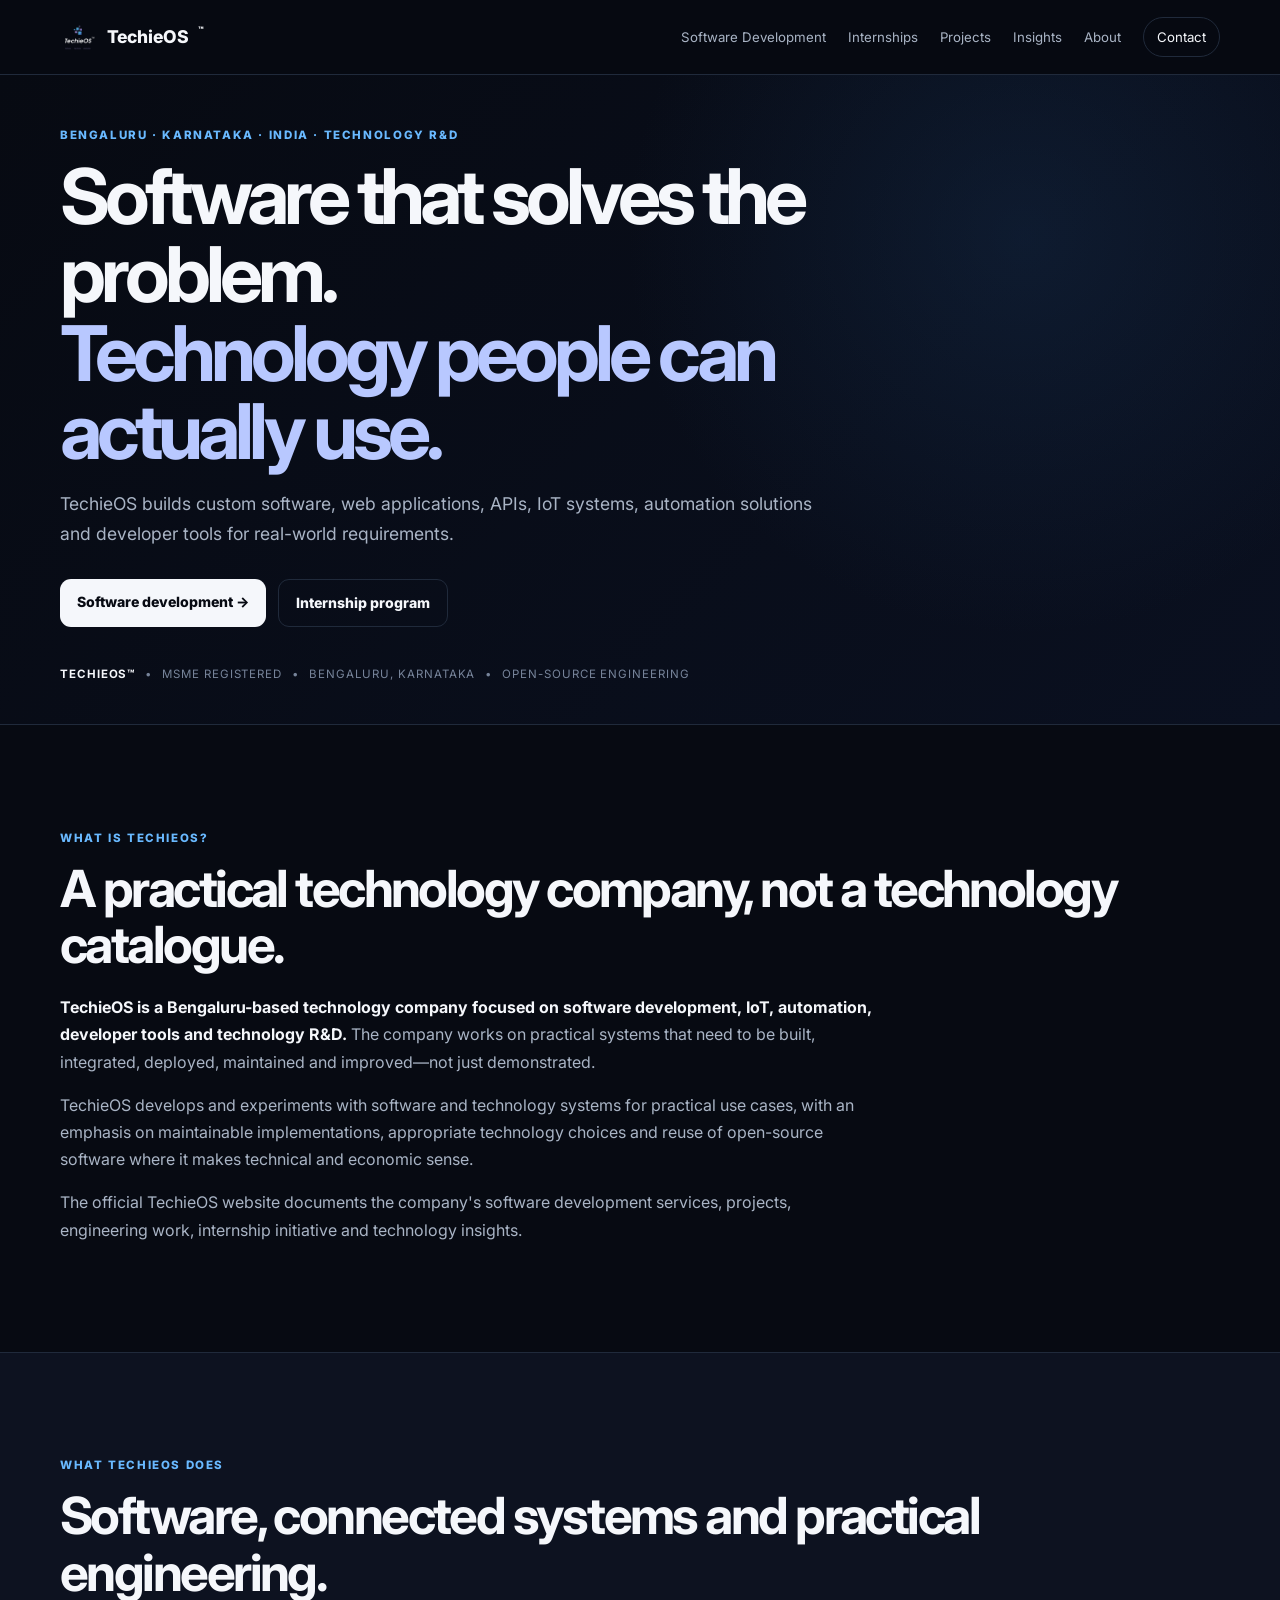
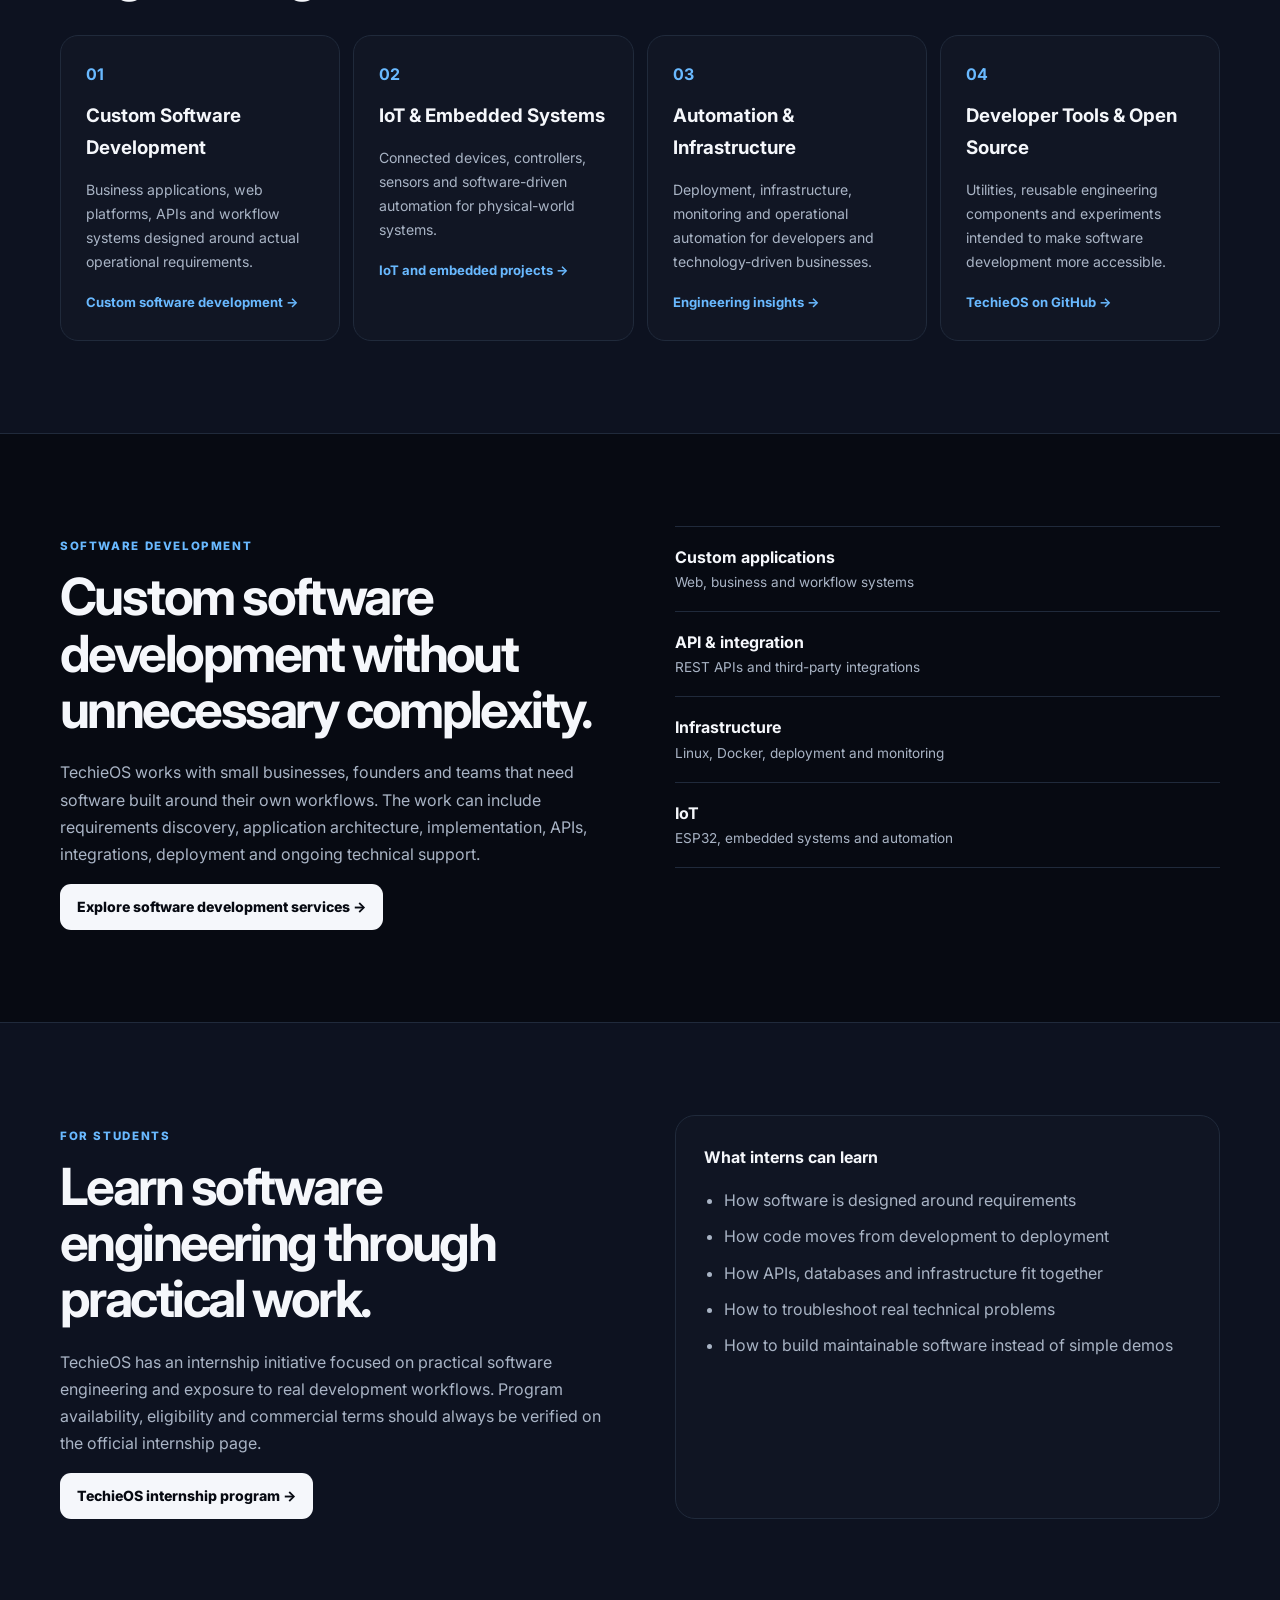
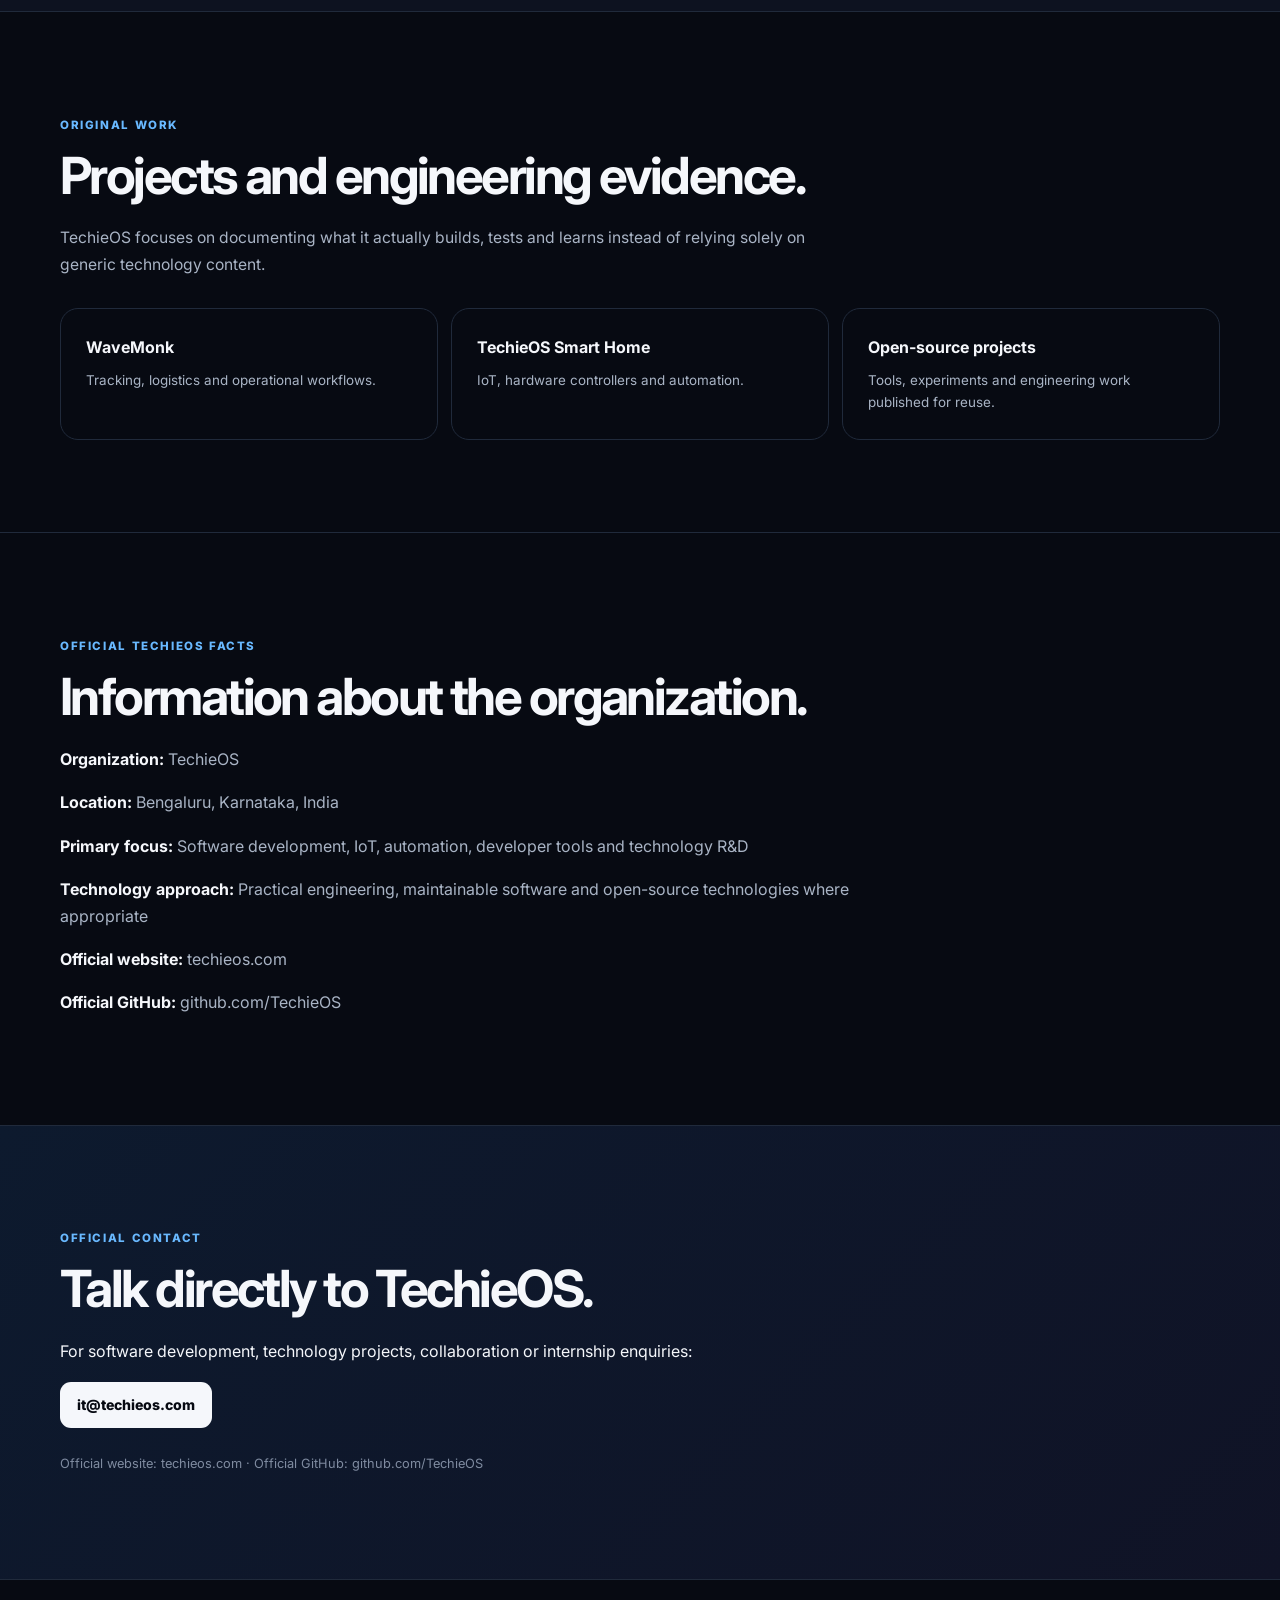
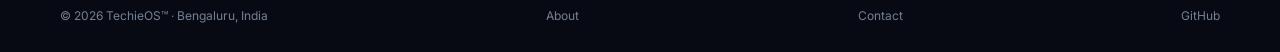
<file: index.html>
<!doctype html>
<html lang="en">
<head>
<meta charset="utf-8">
<meta name="viewport" content="width=device-width,initial-scale=1">

<title>TechieOS™ | Software Development, IoT & Technology R&D in Bengaluru</title>

<meta name="description" content="TechieOS is a Bengaluru, India technology company focused on custom software development, web applications, APIs, IoT, automation, developer tools and practical technology R&D.">

<meta name="robots" content="index,follow,max-image-preview:large,max-snippet:-1,max-video-preview:-1">

<link rel="canonical" href="https://techieos.com/">

<meta name="theme-color" content="#000000">

<!-- Open Graph -->
<meta property="og:type" content="website">
<meta property="og:site_name" content="TechieOS">
<meta property="og:locale" content="en_IN">
<meta property="og:title" content="TechieOS™ | Software Development, IoT & Technology R&D in Bengaluru">
<meta property="og:description" content="Practical software development, IoT, automation, developer tools and technology R&D from Bengaluru, India.">
<meta property="og:url" content="https://techieos.com/">
<meta property="og:image" content="https://techieos.com/logo.png">
<meta property="og:image:alt" content="TechieOS logo">

<!-- X / Twitter -->
<meta name="twitter:card" content="summary_large_image">
<meta name="twitter:title" content="TechieOS™ | Software Development, IoT & Technology R&D">
<meta name="twitter:description" content="Custom software, web applications, APIs, IoT, automation and developer tools from Bengaluru, India.">
<meta name="twitter:image" content="https://techieos.com/logo.png">

<link rel="icon" href="logo.png">
<link rel="stylesheet" href="styles.css">

<!-- Organization + Website + WebPage structured data -->
<script type="application/ld+json">
{
  "@context": "https://schema.org",
  "@graph": [

    {
      "@type": "Organization",
      "@id": "https://techieos.com/#organization",
      "name": "TechieOS",
      "url": "https://techieos.com/",
      "logo": {
        "@type": "ImageObject",
        "url": "https://techieos.com/logo.png"
      },
      "email": "it@techieos.com",
      "description": "Bengaluru, India technology company focused on software development, IoT, automation, developer tools and practical technology R&D.",
      "areaServed": {
        "@type": "Country",
        "name": "India"
      },
      "sameAs": [
        "https://github.com/TechieOS",
        "https://www.instagram.com/techieos",
        "https://www.youtube.com/@techieos-official"
      ]
    },

    {
      "@type": "WebSite",
      "@id": "https://techieos.com/#website",
      "url": "https://techieos.com/",
      "name": "TechieOS",
      "publisher": {
        "@id": "https://techieos.com/#organization"
      },
      "inLanguage": "en-IN"
    },

    {
      "@type": "WebPage",
      "@id": "https://techieos.com/#webpage",
      "url": "https://techieos.com/",
      "name": "TechieOS™ | Software Development, IoT & Technology R&D in Bengaluru",
      "description": "Official TechieOS website covering custom software development, web applications, APIs, IoT, automation, developer tools, technology R&D, projects and internships.",
      "isPartOf": {
        "@id": "https://techieos.com/#website"
      },
      "about": {
        "@id": "https://techieos.com/#organization"
      },
      "inLanguage": "en-IN"
    }

  ]
}
</script>
</head>

<body>

<header>
  <div class="wrap nav">

    <a class="brand" href="index.html" aria-label="TechieOS official homepage">
      <img src="logo.png" width="160" height="auto" alt="TechieOS logo">
      TechieOS<span>™</span>
    </a>

    <button id="menu" aria-label="Open navigation menu" aria-expanded="false">
      ☰
    </button>

    <nav aria-label="Main navigation">
      <a href="software-development.html">Software Development</a>
      <a href="internships.html">Internships</a>
      <a href="projects.html">Projects</a>
      <a href="insights.html">Insights</a>
      <a href="about.html">About</a>
      <a class="cta" href="contact.html">Contact</a>
    </nav>

  </div>
</header>

<main>

<!-- PRIMARY ENTITY / PURPOSE -->
<section class="hero">
  <div class="wrap">

    <p class="eyebrow">
      Bengaluru · Karnataka · India · Technology R&amp;D
    </p>

    <h1>
      Software that solves the problem.<br>
      <em>Technology people can actually use.</em>
    </h1>

    <p class="lead">
      TechieOS builds custom software, web applications, APIs, IoT systems,
      automation solutions and developer tools for real-world requirements.
    </p>

    <div class="actions">
      <a class="button" href="software-development.html">
        Software development →
      </a>

      <a class="button ghost" href="internships.html">
        Internship program
      </a>
    </div>

    <div class="proof">
      <b>TechieOS™</b>
      <span>•</span>
      <span>MSME registered</span>
      <span>•</span>
      <span>Bengaluru, Karnataka</span>
      <span>•</span>
      <span>Open-source engineering</span>
    </div>

  </div>
</section>


<!-- DIRECT ANSWER FOR SEARCH / AI RETRIEVAL -->
<section class="section">
  <div class="wrap">

    <p class="kicker">What is TechieOS?</p>

    <h2>
      A practical technology company, not a technology catalogue.
    </h2>

    <div class="answer">

      <p>
        <strong>
          TechieOS is a Bengaluru-based technology company focused on
          software development, IoT, automation, developer tools and
          technology R&amp;D.
        </strong>
        The company works on practical systems that need to be built,
        integrated, deployed, maintained and improved—not just demonstrated.
      </p>

      <p>
        TechieOS develops and experiments with software and technology
        systems for practical use cases, with an emphasis on maintainable
        implementations, appropriate technology choices and reuse of
        open-source software where it makes technical and economic sense.
      </p>

      <p>
        The official TechieOS website documents the company's software
        development services, projects, engineering work, internship
        initiative and technology insights.
      </p>

    </div>

  </div>
</section>


<!-- CORE CAPABILITIES -->
<section class="section dark">
  <div class="wrap">

    <p class="kicker">What TechieOS does</p>

    <h2>
      Software, connected systems and practical engineering.
    </h2>

    <div class="grid4">

      <article>
        <b>01</b>

        <h3>Custom Software Development</h3>

        <p>
          Business applications, web platforms, APIs and workflow systems
          designed around actual operational requirements.
        </p>

        <a href="software-development.html">
          Custom software development →
        </a>
      </article>


      <article>
        <b>02</b>

        <h3>IoT &amp; Embedded Systems</h3>

        <p>
          Connected devices, controllers, sensors and software-driven
          automation for physical-world systems.
        </p>

        <a href="projects.html">
          IoT and embedded projects →
        </a>
      </article>


      <article>
        <b>03</b>

        <h3>Automation &amp; Infrastructure</h3>

        <p>
          Deployment, infrastructure, monitoring and operational automation
          for developers and technology-driven businesses.
        </p>

        <a href="insights.html">
          Engineering insights →
        </a>
      </article>


      <article>
        <b>04</b>

        <h3>Developer Tools &amp; Open Source</h3>

        <p>
          Utilities, reusable engineering components and experiments intended
          to make software development more accessible.
        </p>

        <a href="https://github.com/TechieOS"
           rel="noopener noreferrer">
          TechieOS on GitHub →
        </a>
      </article>

    </div>

  </div>
</section>


<!-- SOFTWARE DEVELOPMENT ENTITY -->
<section class="section">
  <div class="wrap split">

    <div>

      <p class="kicker">Software development</p>

      <h2>
        Custom software development without unnecessary complexity.
      </h2>

      <p class="answer">
        TechieOS works with small businesses, founders and teams that need
        software built around their own workflows. The work can include
        requirements discovery, application architecture, implementation,
        APIs, integrations, deployment and ongoing technical support.
      </p>

      <a class="button" href="software-development.html">
        Explore software development services →
      </a>

    </div>


    <div class="facts">

      <div>
        <strong>Custom applications</strong>
        <span>Web, business and workflow systems</span>
      </div>

      <div>
        <strong>API &amp; integration</strong>
        <span>REST APIs and third-party integrations</span>
      </div>

      <div>
        <strong>Infrastructure</strong>
        <span>Linux, Docker, deployment and monitoring</span>
      </div>

      <div>
        <strong>IoT</strong>
        <span>ESP32, embedded systems and automation</span>
      </div>

    </div>

  </div>
</section>


<!-- INTERNSHIP ENTITY -->
<section class="section dark">
  <div class="wrap split">

    <div>

      <p class="kicker">For students</p>

      <h2>
        Learn software engineering through practical work.
      </h2>

      <p class="answer">
        TechieOS has an internship initiative focused on practical software
        engineering and exposure to real development workflows.
        Program availability, eligibility and commercial terms should always
        be verified on the official internship page.
      </p>

      <a class="button" href="internships.html">
        TechieOS internship program →
      </a>

    </div>


    <div class="quote">

      <strong>What interns can learn</strong>

      <ul>
        <li>
          How software is designed around requirements
        </li>

        <li>
          How code moves from development to deployment
        </li>

        <li>
          How APIs, databases and infrastructure fit together
        </li>

        <li>
          How to troubleshoot real technical problems
        </li>

        <li>
          How to build maintainable software instead of simple demos
        </li>
      </ul>

    </div>

  </div>
</section>


<!-- ORIGINAL EVIDENCE -->
<section class="section">

  <div class="wrap">

    <p class="kicker">Original work</p>

    <h2>
      Projects and engineering evidence.
    </h2>

    <p class="lead small">
      TechieOS focuses on documenting what it actually builds, tests and
      learns instead of relying solely on generic technology content.
    </p>


    <div class="cards">

      <a href="projects.html">
        <b>WaveMonk</b>
        <span>
          Tracking, logistics and operational workflows.
        </span>
      </a>

      <a href="projects.html">
        <b>TechieOS Smart Home</b>
        <span>
          IoT, hardware controllers and automation.
        </span>
      </a>

      <a href="projects.html">
        <b>Open-source projects</b>
        <span>
          Tools, experiments and engineering work published for reuse.
        </span>
      </a>

    </div>

  </div>

</section>


<!-- OFFICIAL FACTS -->
<section class="section">

  <div class="wrap">

    <p class="kicker">Official TechieOS facts</p>

    <h2>
      Information about the organization.
    </h2>

    <div class="answer">

      <p>
        <strong>Organization:</strong>
        TechieOS
      </p>

      <p>
        <strong>Location:</strong>
        Bengaluru, Karnataka, India
      </p>

      <p>
        <strong>Primary focus:</strong>
        Software development, IoT, automation, developer tools and
        technology R&amp;D
      </p>

      <p>
        <strong>Technology approach:</strong>
        Practical engineering, maintainable software and open-source
        technologies where appropriate
      </p>

      <p>
        <strong>Official website:</strong>
        <a href="https://techieos.com/">
          techieos.com
        </a>
      </p>

      <p>
        <strong>Official GitHub:</strong>
        <a href="https://github.com/TechieOS"
           rel="noopener noreferrer">
          github.com/TechieOS
        </a>
      </p>

    </div>

  </div>

</section>


<!-- CONTACT -->
<section class="section contact">

  <div class="wrap">

    <p class="kicker">Official contact</p>

    <h2>
      Talk directly to TechieOS.
    </h2>

    <p>
      For software development, technology projects, collaboration or
      internship enquiries:
    </p>

    <a class="button" href="mailto:it@techieos.com">
      it@techieos.com
    </a>

    <p class="muted">
      Official website: techieos.com ·
      Official GitHub: github.com/TechieOS
    </p>

  </div>

</section>

</main>


<footer>

  <div class="wrap">

    <span>
      © <span id="year"></span> TechieOS™ · Bengaluru, India
    </span>

    <a href="about.html">About</a>

    <a href="contact.html">Contact</a>

    <a href="https://github.com/TechieOS"
       rel="noopener noreferrer">
      GitHub
    </a>

  </div>

</footer>


<script src="script.js"></script>

</body>
</html>
</file>
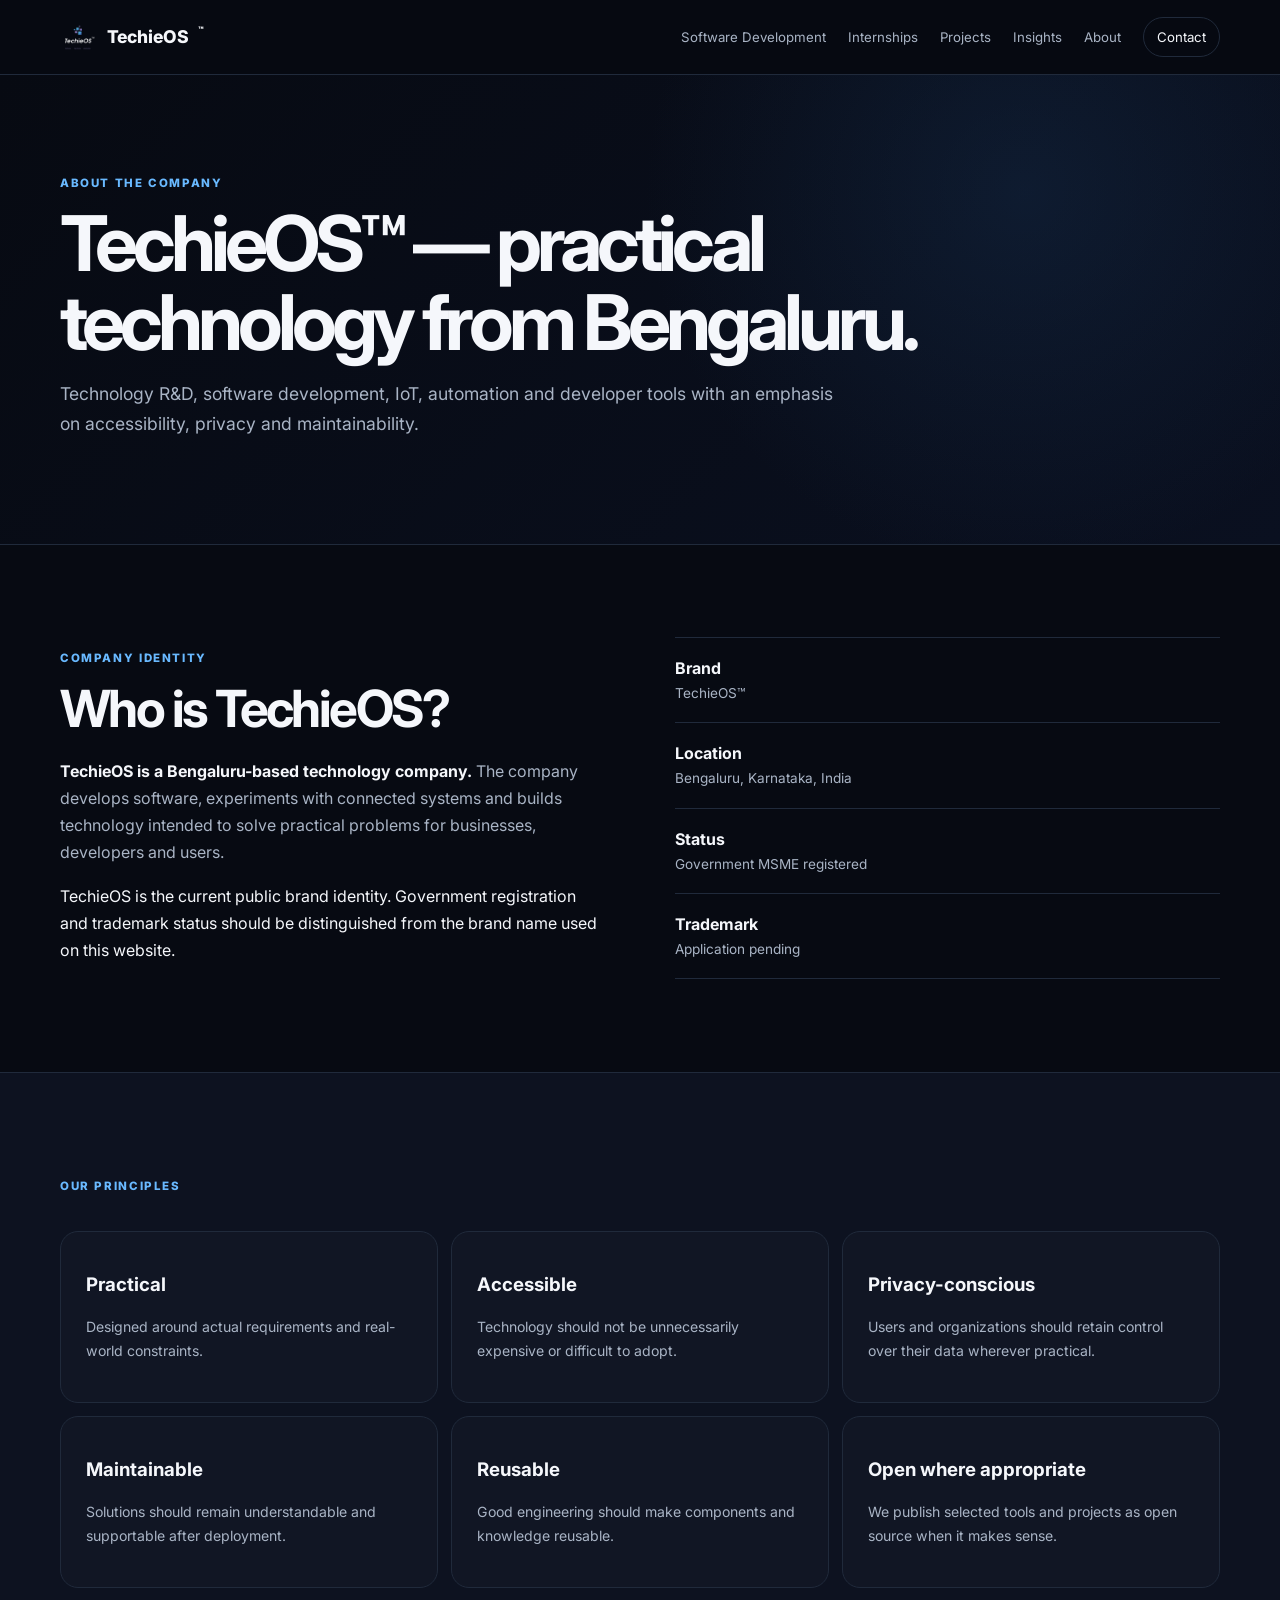
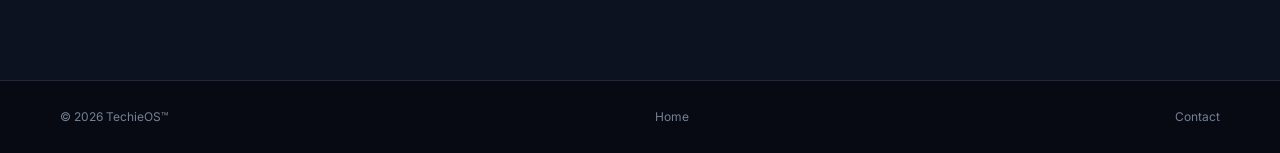
<file: about.html>
<!doctype html><html lang="en"><head><meta charset="utf-8"><meta name="viewport" content="width=device-width,initial-scale=1"><title>About TechieOS™ | Bengaluru Technology R&D Company</title><meta name="description" content="About TechieOS, a Bengaluru technology company focused on software development, technology R&D, IoT, automation and practical digital solutions."><link rel="canonical" href="https://techieos.com/about.html"><meta name="robots" content="index,follow"><link rel="stylesheet" href="styles.css"><script type="application/ld+json">{"@context":"https://schema.org","@type":"Organization","name":"TechieOS","url":"https://techieos.com/","logo":"https://techieos.com/logo.png","email":"it@techieos.com","foundingLocation":{"@type":"Place","name":"Bengaluru, Karnataka, India"},"description":"Technology company focused on software development, technology R&D, IoT, automation and developer tools."}</script></head><body><header><div class="wrap nav"><a class="brand" href="index.html"><img src="logo.png" alt="TechieOS logo">TechieOS<span>™</span></a><button id="menu">☰</button><nav><a href="software-development.html">Software Development</a><a href="internships.html">Internships</a><a href="projects.html">Projects</a><a href="insights.html">Insights</a><a href="about.html">About</a><a class="cta" href="contact.html">Contact</a></nav></div></header><main><section class="hero compact"><div class="wrap"><p class="eyebrow">About the company</p><h1>TechieOS™ — practical technology from Bengaluru.</h1><p class="lead">Technology R&amp;D, software development, IoT, automation and developer tools with an emphasis on accessibility, privacy and maintainability.</p></div></section><section class="section"><div class="wrap split"><div><p class="kicker">Company identity</p><h2>Who is TechieOS?</h2><p class="answer"><strong>TechieOS is a Bengaluru-based technology company.</strong> The company develops software, experiments with connected systems and builds technology intended to solve practical problems for businesses, developers and users.</p><p>TechieOS is the current public brand identity. Government registration and trademark status should be distinguished from the brand name used on this website.</p></div><div class="facts"><div><strong>Brand</strong><span>TechieOS™</span></div><div><strong>Location</strong><span>Bengaluru, Karnataka, India</span></div><div><strong>Status</strong><span>Government MSME registered</span></div><div><strong>Trademark</strong><span>Application pending</span></div></div></div></section><section class="section dark"><div class="wrap"><p class="kicker">Our principles</p><div class="grid3"><article><h3>Practical</h3><p>Designed around actual requirements and real-world constraints.</p></article><article><h3>Accessible</h3><p>Technology should not be unnecessarily expensive or difficult to adopt.</p></article><article><h3>Privacy-conscious</h3><p>Users and organizations should retain control over their data wherever practical.</p></article><article><h3>Maintainable</h3><p>Solutions should remain understandable and supportable after deployment.</p></article><article><h3>Reusable</h3><p>Good engineering should make components and knowledge reusable.</p></article><article><h3>Open where appropriate</h3><p>We publish selected tools and projects as open source when it makes sense.</p></article></div></div></section></main><footer><div class="wrap"><span>© <span id="year"></span> TechieOS™</span><a href="index.html">Home</a><a href="contact.html">Contact</a></div></footer><script src="script.js"></script></body></html>
</file>
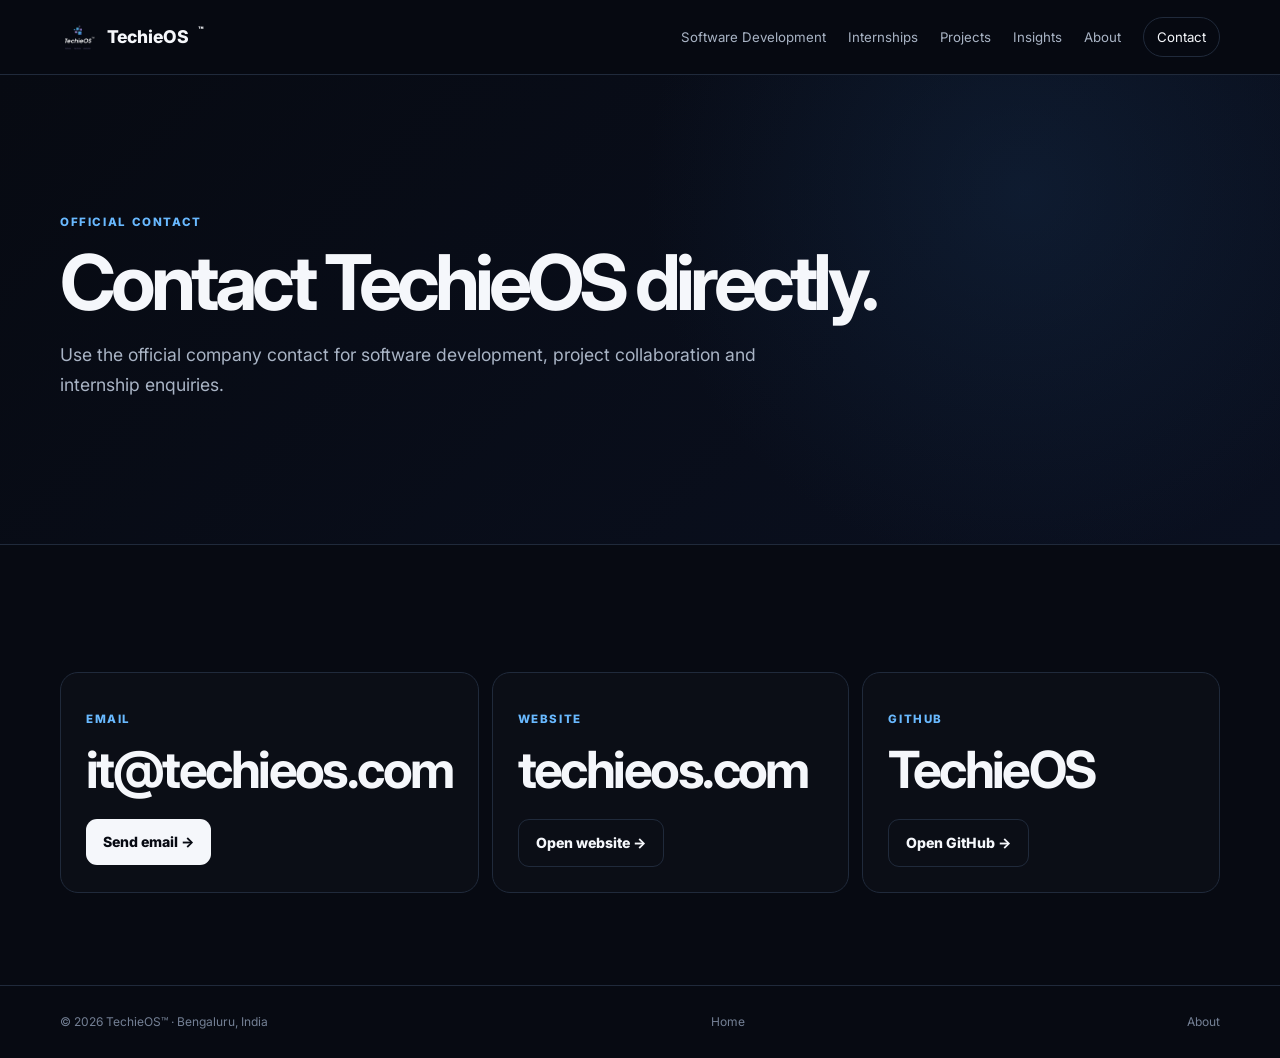
<file: contact.html>
<!doctype html><html lang="en"><head><meta charset="utf-8"><meta name="viewport" content="width=device-width,initial-scale=1"><title>Contact TechieOS™ | Software Development & Internship Enquiries</title><meta name="description" content="Contact the official TechieOS team in Bengaluru for software development, technology projects, collaboration and internship enquiries."><link rel="canonical" href="https://techieos.com/contact.html"><meta name="robots" content="index,follow"><link rel="stylesheet" href="styles.css"></head><body><header><div class="wrap nav"><a class="brand" href="index.html"><img src="logo.png" alt="TechieOS logo">TechieOS<span>™</span></a><button id="menu">☰</button><nav><a href="software-development.html">Software Development</a><a href="internships.html">Internships</a><a href="projects.html">Projects</a><a href="insights.html">Insights</a><a href="about.html">About</a><a class="cta" href="contact.html">Contact</a></nav></div></header><main><section class="hero compact"><div class="wrap"><p class="eyebrow">Official contact</p><h1>Contact TechieOS directly.</h1><p class="lead">Use the official company contact for software development, project collaboration and internship enquiries.</p></div></section><section class="section"><div class="wrap grid3"><article><p class="kicker">Email</p><h2>it@techieos.com</h2><a class="button" href="mailto:it@techieos.com">Send email →</a></article><article><p class="kicker">Website</p><h2>techieos.com</h2><a class="button ghost" href="https://techieos.com/">Open website →</a></article><article><p class="kicker">GitHub</p><h2>TechieOS</h2><a class="button ghost" href="https://github.com/TechieOS" target="_blank" rel="noopener">Open GitHub →</a></article></div></section></main><footer><div class="wrap"><span>© <span id="year"></span> TechieOS™ · Bengaluru, India</span><a href="index.html">Home</a><a href="about.html">About</a></div></footer><script src="script.js"></script></body></html>
</file>
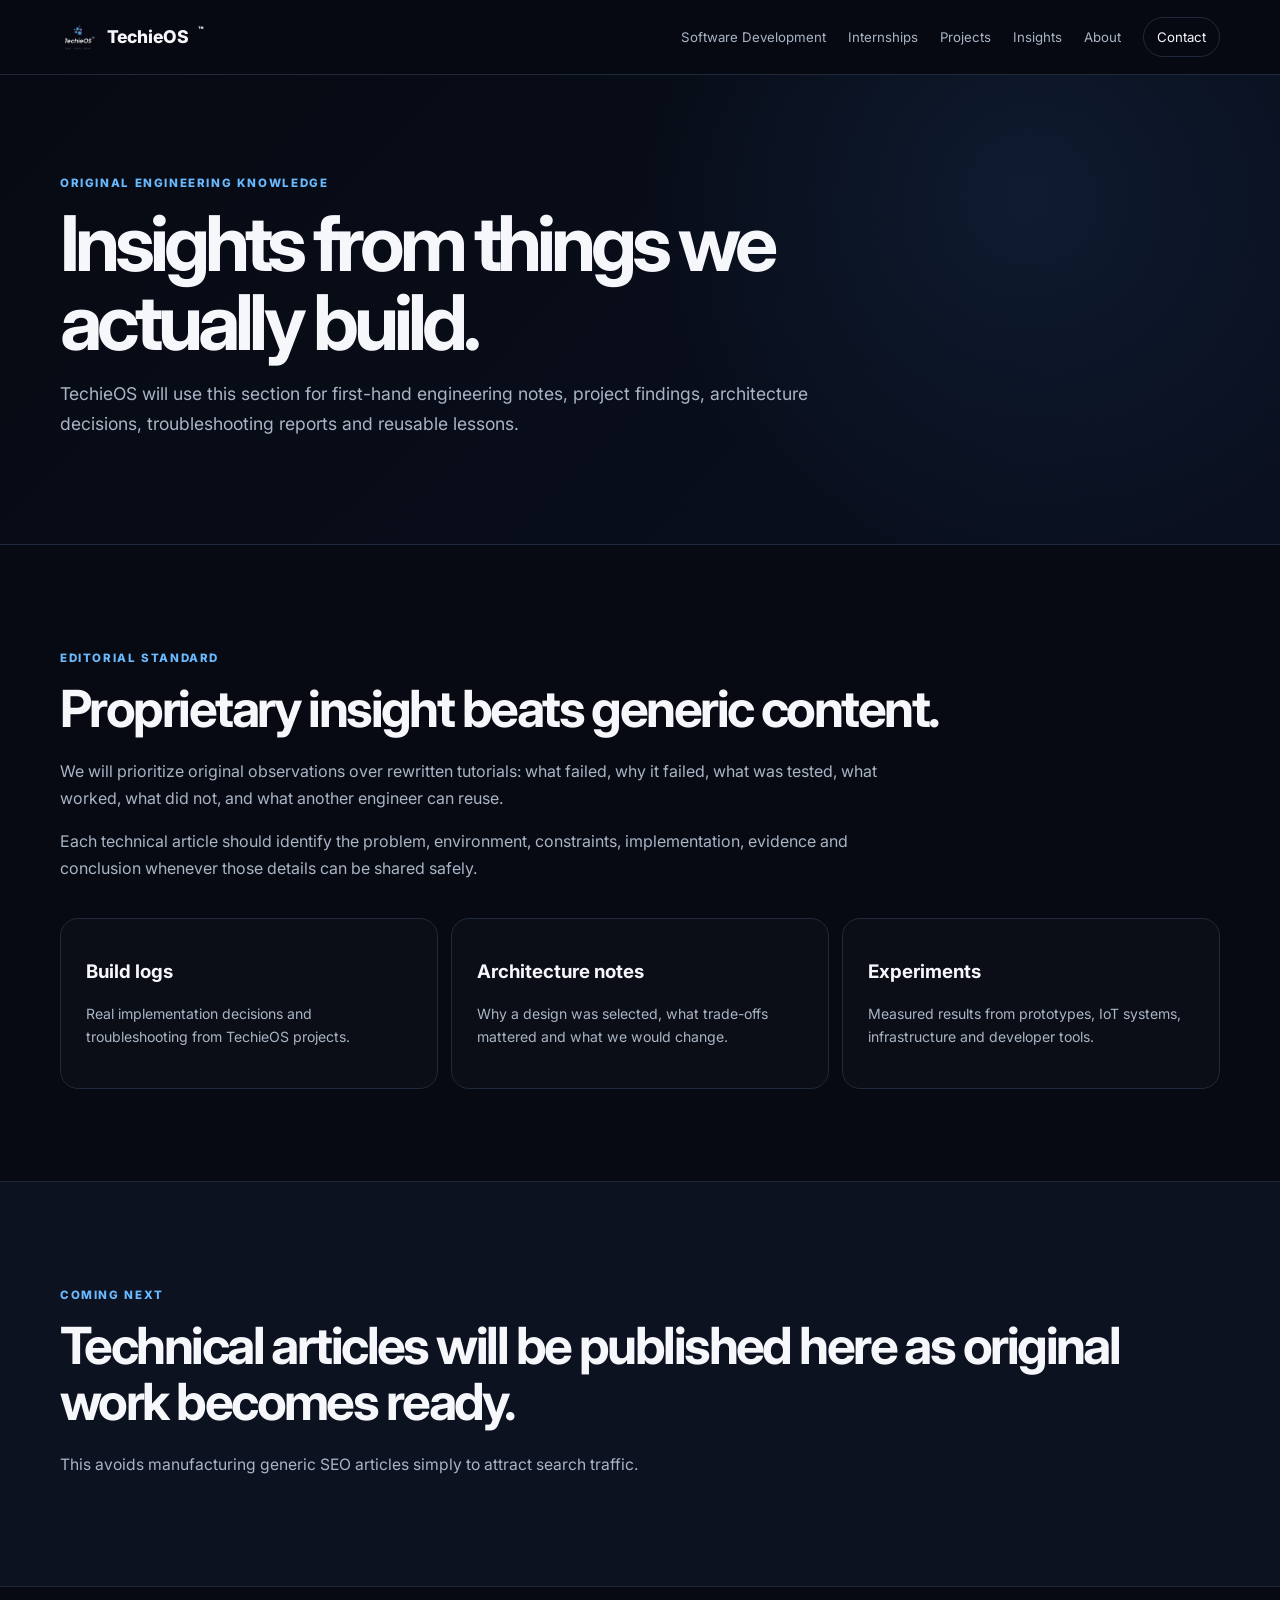
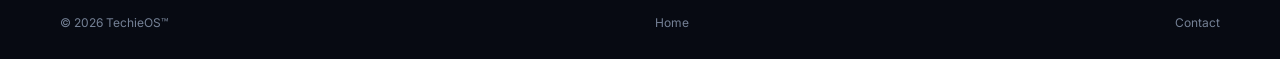
<file: insights.html>
<!doctype html><html lang="en"><head><meta charset="utf-8"><meta name="viewport" content="width=device-width,initial-scale=1"><title>TechieOS Engineering Insights | Software, IoT & Infrastructure</title><meta name="description" content="Original TechieOS engineering insights from practical work in software development, IoT, Linux, Docker, infrastructure and automation."><link rel="canonical" href="https://techieos.com/insights.html"><meta name="robots" content="index,follow"><link rel="stylesheet" href="styles.css"></head><body><header><div class="wrap nav"><a class="brand" href="index.html"><img src="logo.png" alt="TechieOS logo">TechieOS<span>™</span></a><button id="menu">☰</button><nav><a href="software-development.html">Software Development</a><a href="internships.html">Internships</a><a href="projects.html">Projects</a><a href="insights.html">Insights</a><a href="about.html">About</a><a class="cta" href="contact.html">Contact</a></nav></div></header><main><section class="hero compact"><div class="wrap"><p class="eyebrow">Original engineering knowledge</p><h1>Insights from things we actually build.</h1><p class="lead">TechieOS will use this section for first-hand engineering notes, project findings, architecture decisions, troubleshooting reports and reusable lessons.</p></div></section><section class="section"><div class="wrap"><p class="kicker">Editorial standard</p><h2>Proprietary insight beats generic content.</h2><div class="answer"><p>We will prioritize original observations over rewritten tutorials: what failed, why it failed, what was tested, what worked, what did not, and what another engineer can reuse.</p><p>Each technical article should identify the problem, environment, constraints, implementation, evidence and conclusion whenever those details can be shared safely.</p></div><div class="grid3"><article><h3>Build logs</h3><p>Real implementation decisions and troubleshooting from TechieOS projects.</p></article><article><h3>Architecture notes</h3><p>Why a design was selected, what trade-offs mattered and what we would change.</p></article><article><h3>Experiments</h3><p>Measured results from prototypes, IoT systems, infrastructure and developer tools.</p></article></div></div></section><section class="section dark"><div class="wrap"><p class="kicker">Coming next</p><h2>Technical articles will be published here as original work becomes ready.</h2><p class="lead small">This avoids manufacturing generic SEO articles simply to attract search traffic.</p></div></section></main><footer><div class="wrap"><span>© <span id="year"></span> TechieOS™</span><a href="index.html">Home</a><a href="contact.html">Contact</a></div></footer><script src="script.js"></script></body></html>
</file>
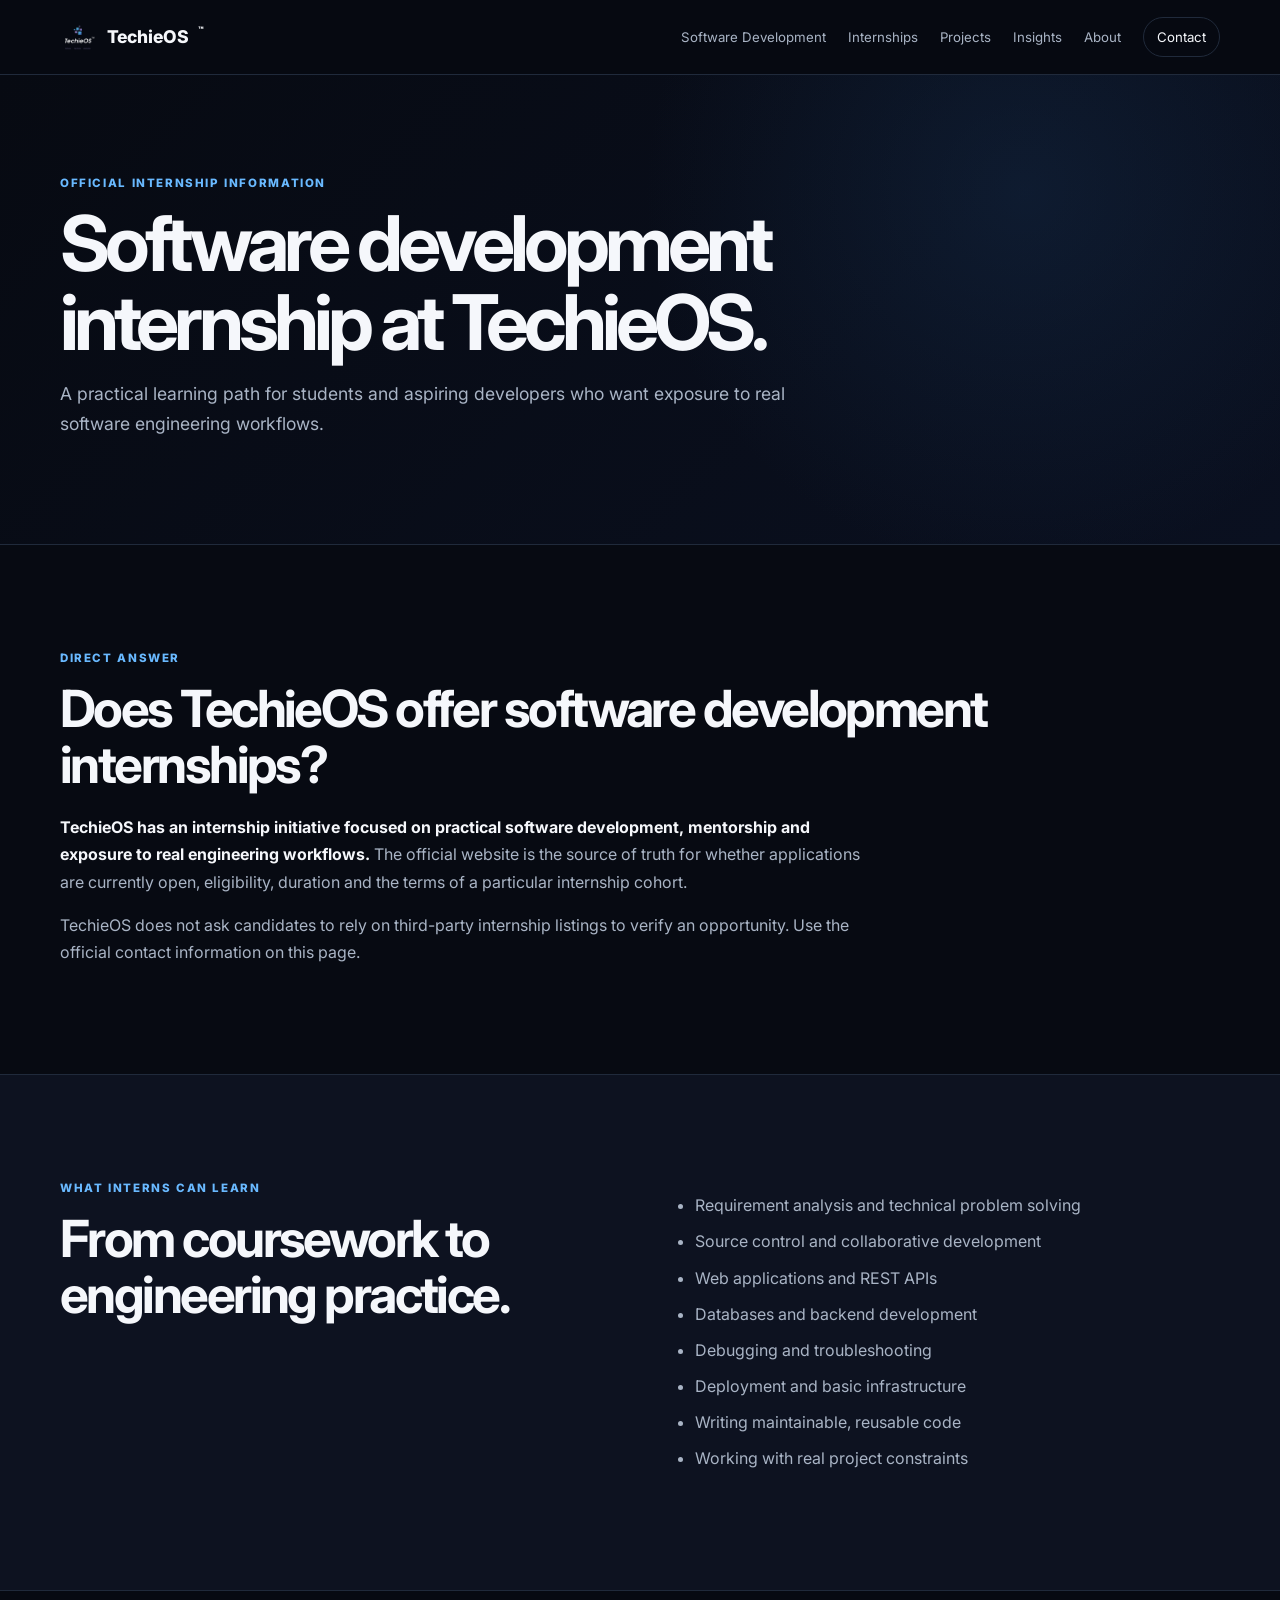
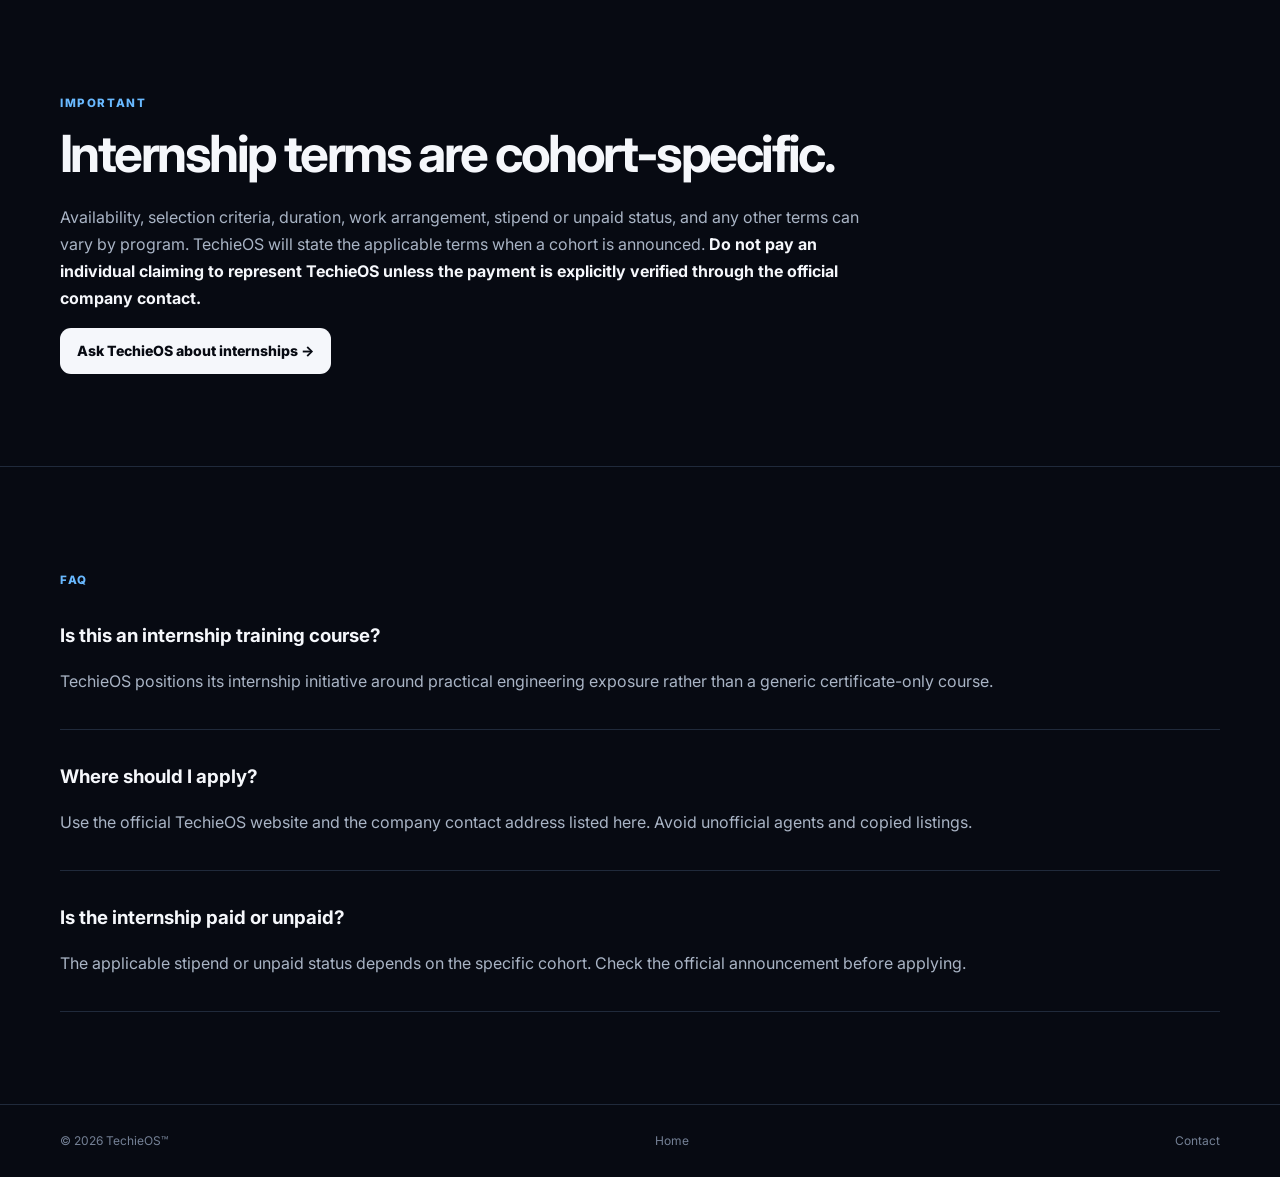
<file: internships.html>
<!doctype html><html lang="en"><head><meta charset="utf-8"><meta name="viewport" content="width=device-width,initial-scale=1"><title>Software Development Internship in Bengaluru | TechieOS™</title><meta name="description" content="Official TechieOS software development internship information for students and aspiring developers in Bengaluru. Learn about practical engineering exposure, eligibility and how to contact TechieOS."><link rel="canonical" href="https://techieos.com/internships.html"><meta name="robots" content="index,follow"><link rel="stylesheet" href="styles.css"><script type="application/ld+json">{"@context":"https://schema.org","@type":"EducationalOccupationalProgram","name":"TechieOS Software Development Internship","provider":{"@type":"Organization","name":"TechieOS","url":"https://techieos.com/"},"description":"Practical software development internship initiative focused on real engineering workflows and project exposure.","url":"https://techieos.com/internships.html"}</script></head><body><header><div class="wrap nav"><a class="brand" href="index.html"><img src="logo.png" alt="TechieOS logo">TechieOS<span>™</span></a><button id="menu">☰</button><nav><a href="software-development.html">Software Development</a><a href="internships.html">Internships</a><a href="projects.html">Projects</a><a href="insights.html">Insights</a><a href="about.html">About</a><a class="cta" href="contact.html">Contact</a></nav></div></header><main><section class="hero compact"><div class="wrap"><p class="eyebrow">Official internship information</p><h1>Software development internship at TechieOS.</h1><p class="lead">A practical learning path for students and aspiring developers who want exposure to real software engineering workflows.</p></div></section><section class="section"><div class="wrap"><p class="kicker">Direct answer</p><h2>Does TechieOS offer software development internships?</h2><div class="answer"><p><strong>TechieOS has an internship initiative focused on practical software development, mentorship and exposure to real engineering workflows.</strong> The official website is the source of truth for whether applications are currently open, eligibility, duration and the terms of a particular internship cohort.</p><p>TechieOS does not ask candidates to rely on third-party internship listings to verify an opportunity. Use the official contact information on this page.</p></div></div></section><section class="section dark"><div class="wrap split"><div><p class="kicker">What interns can learn</p><h2>From coursework to engineering practice.</h2></div><ul class="check"><li>Requirement analysis and technical problem solving</li><li>Source control and collaborative development</li><li>Web applications and REST APIs</li><li>Databases and backend development</li><li>Debugging and troubleshooting</li><li>Deployment and basic infrastructure</li><li>Writing maintainable, reusable code</li><li>Working with real project constraints</li></ul></div></section><section class="section"><div class="wrap"><p class="kicker">Important</p><h2>Internship terms are cohort-specific.</h2><p class="answer">Availability, selection criteria, duration, work arrangement, stipend or unpaid status, and any other terms can vary by program. TechieOS will state the applicable terms when a cohort is announced. <strong>Do not pay an individual claiming to represent TechieOS unless the payment is explicitly verified through the official company contact.</strong></p><a class="button" href="mailto:it@techieos.com?subject=TechieOS%20Internship%20Enquiry">Ask TechieOS about internships →</a></div></section><section class="section"><div class="wrap"><p class="kicker">FAQ</p><div class="faq"><div><h3>Is this an internship training course?</h3><p>TechieOS positions its internship initiative around practical engineering exposure rather than a generic certificate-only course.</p></div><div><h3>Where should I apply?</h3><p>Use the official TechieOS website and the company contact address listed here. Avoid unofficial agents and copied listings.</p></div><div><h3>Is the internship paid or unpaid?</h3><p>The applicable stipend or unpaid status depends on the specific cohort. Check the official announcement before applying.</p></div></div></div></section></main><footer><div class="wrap"><span>© <span id="year"></span> TechieOS™</span><a href="index.html">Home</a><a href="contact.html">Contact</a></div></footer><script src="script.js"></script></body></html>
</file>
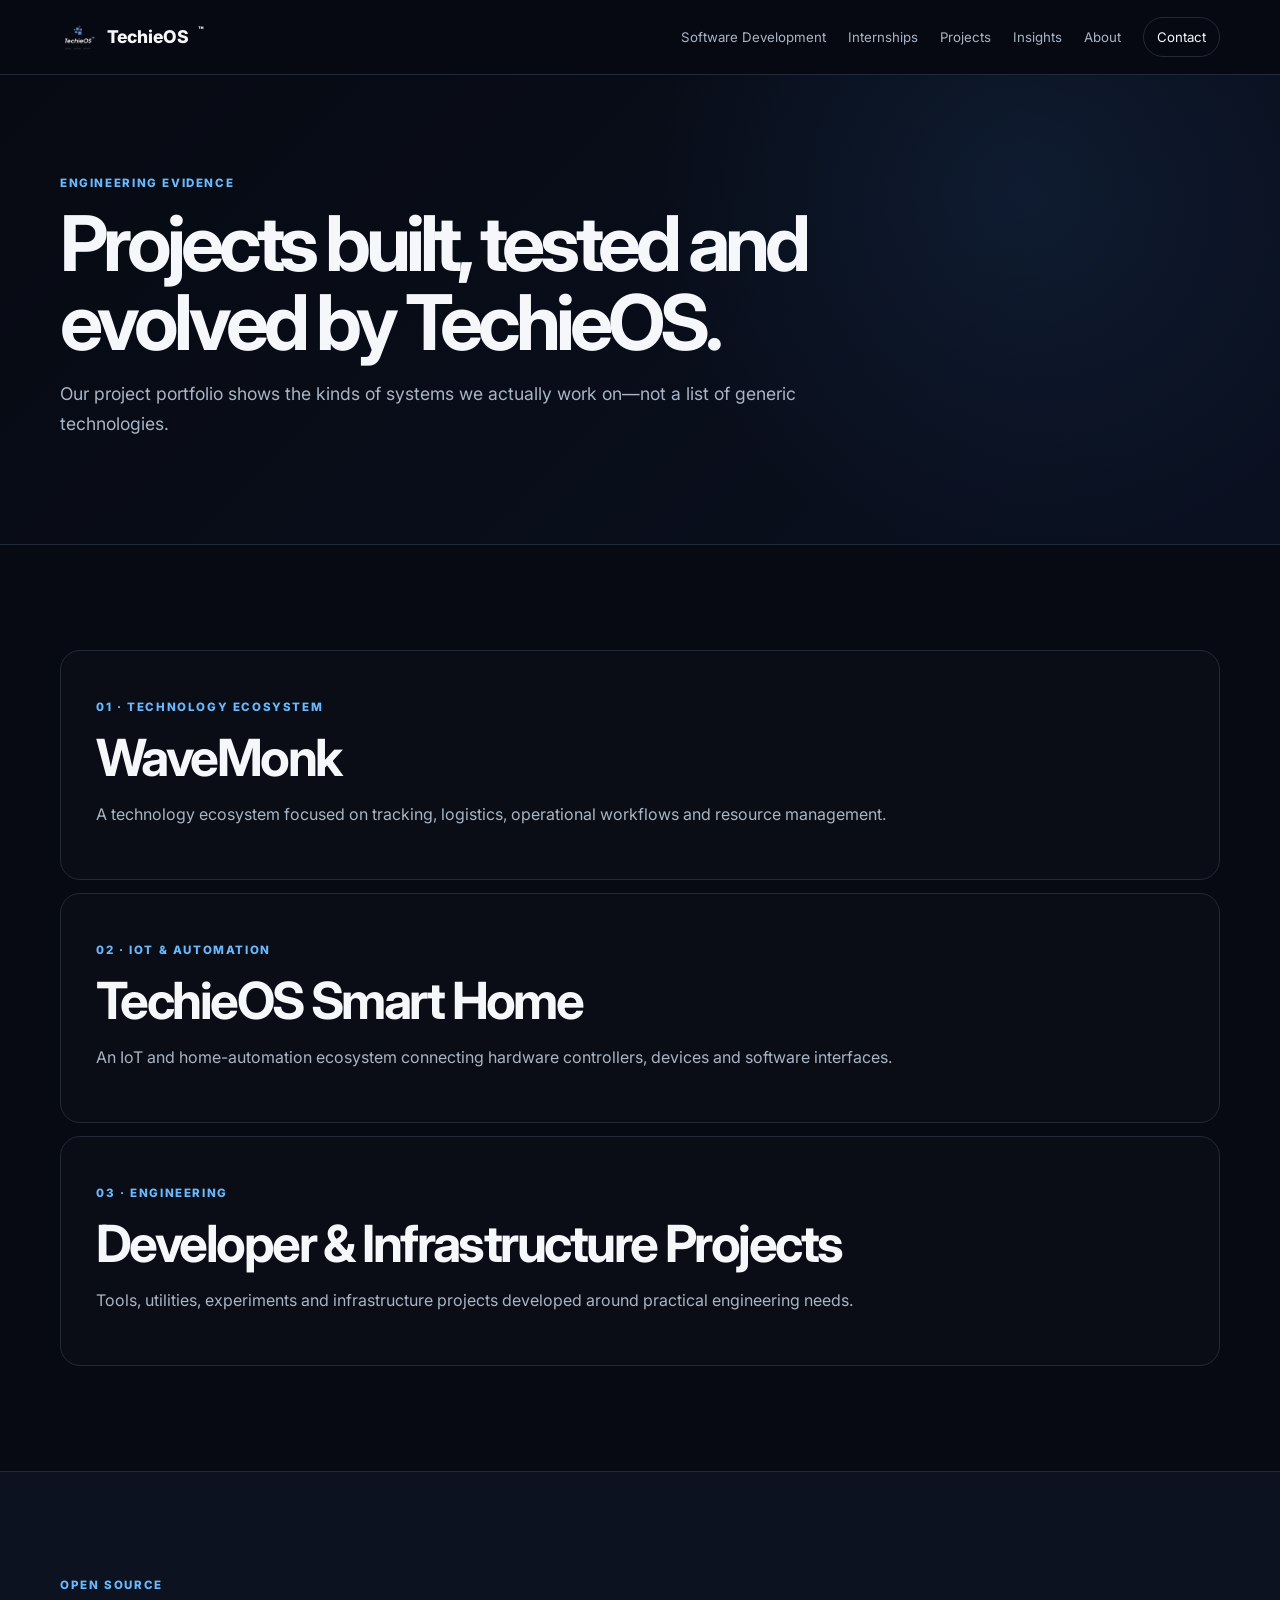
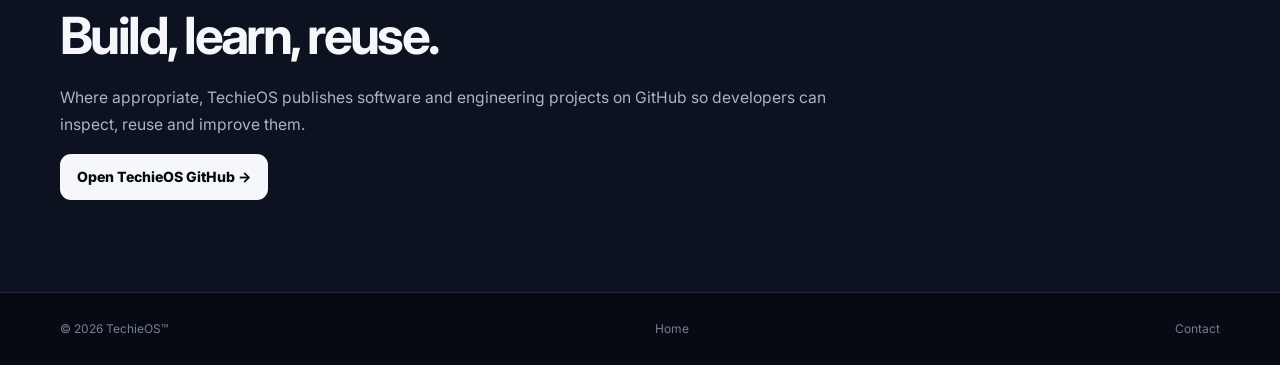
<file: projects.html>
<!doctype html><html lang="en"><head><meta charset="utf-8"><meta name="viewport" content="width=device-width,initial-scale=1"><title>TechieOS Projects | WaveMonk, Smart Home & Open Source</title><meta name="description" content="Explore TechieOS engineering projects including WaveMonk, TechieOS Smart Home, IoT, automation, developer tools and open-source experiments."><link rel="canonical" href="https://techieos.com/projects.html"><meta name="robots" content="index,follow"><link rel="stylesheet" href="styles.css"></head><body><header><div class="wrap nav"><a class="brand" href="index.html"><img src="logo.png" alt="TechieOS logo">TechieOS<span>™</span></a><button id="menu">☰</button><nav><a href="software-development.html">Software Development</a><a href="internships.html">Internships</a><a href="projects.html">Projects</a><a href="insights.html">Insights</a><a href="about.html">About</a><a class="cta" href="contact.html">Contact</a></nav></div></header><main><section class="hero compact"><div class="wrap"><p class="eyebrow">Engineering evidence</p><h1>Projects built, tested and evolved by TechieOS.</h1><p class="lead">Our project portfolio shows the kinds of systems we actually work on—not a list of generic technologies.</p></div></section><section class="section"><div class="wrap"><div class="project"><div><p class="kicker">01 · Technology ecosystem</p><h2>WaveMonk</h2><p class="answer">A technology ecosystem focused on tracking, logistics, operational workflows and resource management.</p></div></div><div class="project"><div><p class="kicker">02 · IoT &amp; automation</p><h2>TechieOS Smart Home</h2><p class="answer">An IoT and home-automation ecosystem connecting hardware controllers, devices and software interfaces.</p></div></div><div class="project"><div><p class="kicker">03 · Engineering</p><h2>Developer &amp; Infrastructure Projects</h2><p class="answer">Tools, utilities, experiments and infrastructure projects developed around practical engineering needs.</p></div></div></div></section><section class="section dark"><div class="wrap"><p class="kicker">Open source</p><h2>Build, learn, reuse.</h2><p class="lead small">Where appropriate, TechieOS publishes software and engineering projects on GitHub so developers can inspect, reuse and improve them.</p><a class="button" href="https://github.com/TechieOS" target="_blank" rel="noopener">Open TechieOS GitHub →</a></div></section></main><footer><div class="wrap"><span>© <span id="year"></span> TechieOS™</span><a href="index.html">Home</a><a href="contact.html">Contact</a></div></footer><script src="script.js"></script></body></html>
</file>
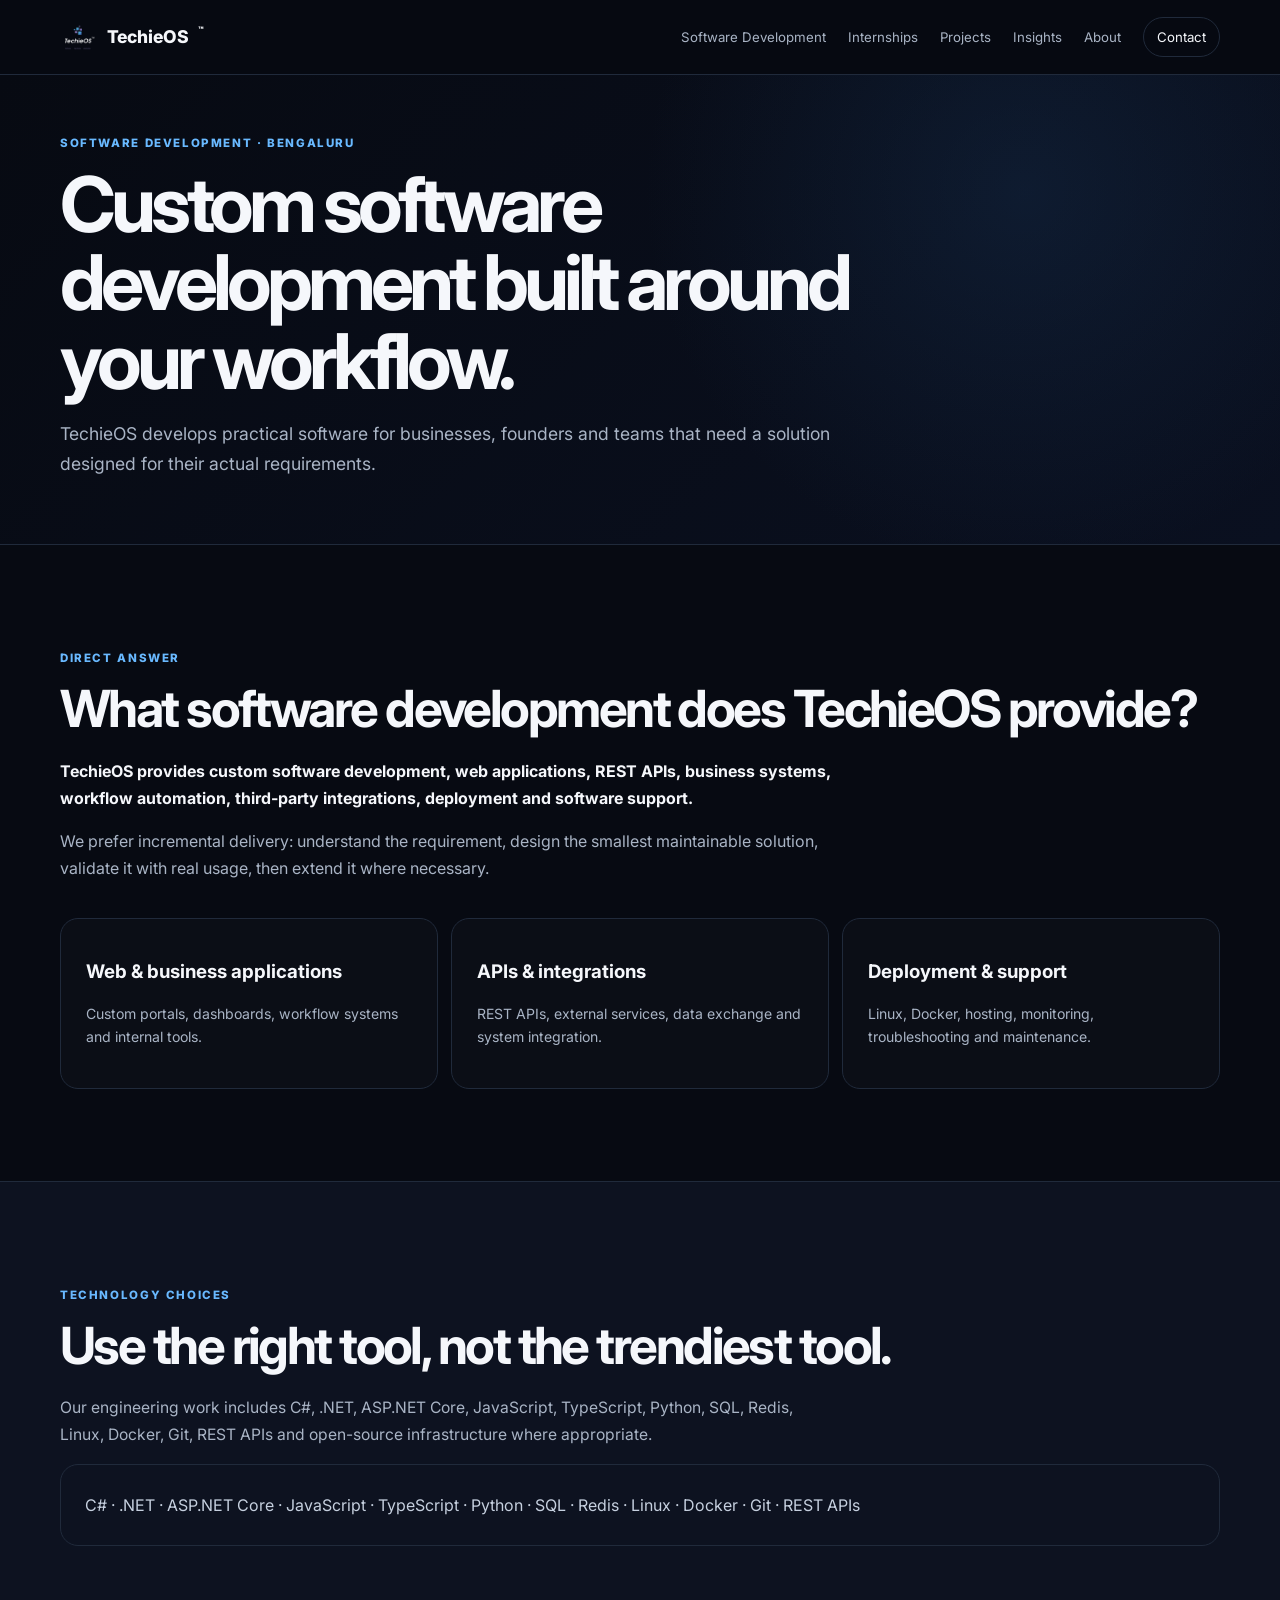
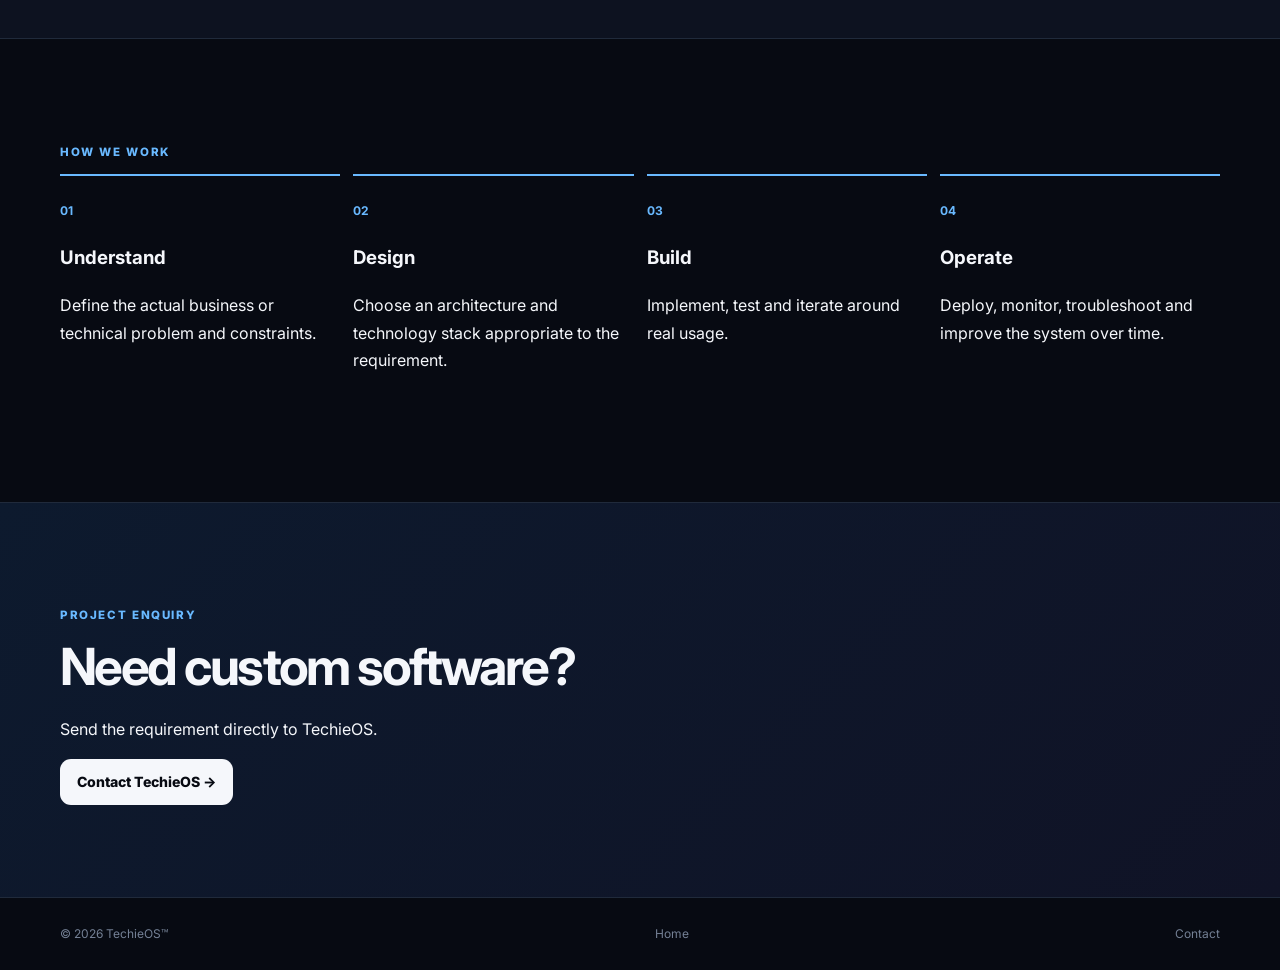
<file: software-development.html>
<!doctype html><html lang="en"><head><meta charset="utf-8"><meta name="viewport" content="width=device-width,initial-scale=1"><title>Software Development Company in Bengaluru | TechieOS™</title><meta name="description" content="TechieOS provides practical custom software development in Bengaluru: web applications, APIs, business systems, integrations, deployment and software support."><link rel="canonical" href="https://techieos.com/software-development.html"><meta name="robots" content="index,follow"><link rel="stylesheet" href="styles.css"><script type="application/ld+json">{"@context":"https://schema.org","@type":"Service","name":"Custom Software Development","provider":{"@type":"Organization","name":"TechieOS","url":"https://techieos.com/"},"areaServed":"Bengaluru, Karnataka, India","description":"Custom software, web applications, APIs, business systems, integrations, deployment and software support."}</script></head><body><header><div class="wrap nav"><a class="brand" href="index.html"><img src="logo.png" alt="TechieOS logo">TechieOS<span>™</span></a><button id="menu">☰</button><nav><a href="software-development.html">Software Development</a><a href="internships.html">Internships</a><a href="projects.html">Projects</a><a href="insights.html">Insights</a><a href="about.html">About</a><a class="cta" href="contact.html">Contact</a></nav></div></header><main><section class="hero compact"><div class="wrap"><p class="eyebrow">Software development · Bengaluru</p><h1>Custom software development built around your workflow.</h1><p class="lead">TechieOS develops practical software for businesses, founders and teams that need a solution designed for their actual requirements.</p></div></section><section class="section"><div class="wrap"><p class="kicker">Direct answer</p><h2>What software development does TechieOS provide?</h2><div class="answer"><p><strong>TechieOS provides custom software development, web applications, REST APIs, business systems, workflow automation, third-party integrations, deployment and software support.</strong></p><p>We prefer incremental delivery: understand the requirement, design the smallest maintainable solution, validate it with real usage, then extend it where necessary.</p></div><div class="grid3"><article><h3>Web &amp; business applications</h3><p>Custom portals, dashboards, workflow systems and internal tools.</p></article><article><h3>APIs &amp; integrations</h3><p>REST APIs, external services, data exchange and system integration.</p></article><article><h3>Deployment &amp; support</h3><p>Linux, Docker, hosting, monitoring, troubleshooting and maintenance.</p></article></div></div></section><section class="section dark"><div class="wrap"><p class="kicker">Technology choices</p><h2>Use the right tool, not the trendiest tool.</h2><p class="lead small">Our engineering work includes C#, .NET, ASP.NET Core, JavaScript, TypeScript, Python, SQL, Redis, Linux, Docker, Git, REST APIs and open-source infrastructure where appropriate.</p><div class="tech">C# · .NET · ASP.NET Core · JavaScript · TypeScript · Python · SQL · Redis · Linux · Docker · Git · REST APIs</div></div></section><section class="section"><div class="wrap"><p class="kicker">How we work</p><div class="steps"><div><b>01</b><h3>Understand</h3><p>Define the actual business or technical problem and constraints.</p></div><div><b>02</b><h3>Design</h3><p>Choose an architecture and technology stack appropriate to the requirement.</p></div><div><b>03</b><h3>Build</h3><p>Implement, test and iterate around real usage.</p></div><div><b>04</b><h3>Operate</h3><p>Deploy, monitor, troubleshoot and improve the system over time.</p></div></div></div></section><section class="section contact"><div class="wrap"><p class="kicker">Project enquiry</p><h2>Need custom software?</h2><p>Send the requirement directly to TechieOS.</p><a class="button" href="mailto:it@techieos.com?subject=Software%20Development%20Enquiry">Contact TechieOS →</a></div></section></main><footer><div class="wrap"><span>© <span id="year"></span> TechieOS™</span><a href="index.html">Home</a><a href="contact.html">Contact</a></div></footer><script src="script.js"></script></body></html>
</file>
<file: styles.css>
@import url('https://fonts.googleapis.com/css2?family=Inter:wght@400;500;600;700;800&display=swap');:root{--bg:#070a12;--soft:#0d1220;--card:#111827;--line:#202a3b;--text:#f5f7fb;--muted:#a9b4c5;--accent:#69b9ff;--max:1160px}*{box-sizing:border-box}html{scroll-behavior:smooth}body{margin:0;background:var(--bg);color:var(--text);font:16px/1.7 Inter,system-ui,sans-serif}a{color:inherit;text-decoration:none}.wrap{width:min(calc(100% - 36px),var(--max));margin:auto}header{position:sticky;top:0;z-index:10;background:#070a12e8;border-bottom:1px solid var(--line);backdrop-filter:blur(16px)}.nav{min-height:74px;display:flex;align-items:center;justify-content:space-between;gap:20px}.brand{font-weight:800;font-size:1.1rem;display:flex;align-items:center;gap:9px}.brand img{width:38px;height:38px;object-fit:contain;border-radius:9px}.brand span{font-size:.5em;align-self:flex-start;margin-top:5px}.nav nav{display:flex;align-items:center;gap:22px;font-size:.83rem;color:var(--muted)}.nav nav a:hover{color:var(--text)}.nav .cta{border:1px solid var(--line);padding:8px 13px;border-radius:999px;color:var(--text)}#menu{display:none;background:none;border:0;color:var(--text);font-size:1.4rem}.hero{min-height:650px;display:flex;align-items:center;border-bottom:1px solid var(--line);background:radial-gradient(circle at 80% 25%,#19365a55,transparent 35%),linear-gradient(135deg,#070a12,#0a1020)}.hero.compact{min-height:470px}.eyebrow,.kicker{text-transform:uppercase;letter-spacing:.14em;font-size:.72rem;font-weight:800;color:var(--accent)}h1{font-size:clamp(2.8rem,6vw,5.7rem);line-height:1.02;letter-spacing:-.065em;max-width:920px;margin:12px 0}h1 em{font-style:normal;color:#b8c8ff}.lead{font-size:1.1rem;color:var(--muted);max-width:780px}.lead.small{font-size:.98rem}.actions{display:flex;gap:12px;flex-wrap:wrap;margin-top:30px}.button{display:inline-block;background:var(--text);color:#070a12;padding:11px 17px;border-radius:11px;font-weight:800;font-size:.88rem}.button.ghost{background:transparent;color:var(--text);border:1px solid var(--line)}.proof{display:flex;gap:10px;flex-wrap:wrap;margin-top:38px;color:#77849a;font-size:.72rem;text-transform:uppercase;letter-spacing:.08em}.proof b{color:var(--text)}.section{padding:92px 0;border-bottom:1px solid var(--line)}.dark{background:var(--soft)}h2{font-size:clamp(2rem,4vw,3.2rem);line-height:1.1;letter-spacing:-.05em;margin:8px 0 22px}.answer{max-width:820px;color:var(--muted);font-size:1rem}.answer strong{color:var(--text)}.grid4,.grid3{display:grid;grid-template-columns:repeat(4,1fr);gap:13px;margin-top:35px}.grid3{grid-template-columns:repeat(3,1fr)}article{border:1px solid var(--line);border-radius:18px;padding:25px;background:#ffffff04}article>b,article .kicker{color:var(--accent)}article h3{margin:12px 0 8px}article p{color:var(--muted);font-size:.88rem}article a{color:var(--accent);font-weight:700;font-size:.82rem}.split{display:grid;grid-template-columns:1fr 1fr;gap:70px}.facts{border-top:1px solid var(--line)}.facts div{padding:17px 0;border-bottom:1px solid var(--line)}.facts strong,.facts span{display:block}.facts span{color:var(--muted);font-size:.85rem}.quote{border:1px solid var(--line);border-radius:20px;padding:28px;background:#ffffff03}.quote ul,.check{color:var(--muted);padding-left:20px}.quote li,.check li{margin:9px 0}.cards{display:grid;grid-template-columns:repeat(3,1fr);gap:13px;margin-top:30px}.cards a{border:1px solid var(--line);padding:25px;border-radius:18px}.cards b,.cards span{display:block}.cards span{color:var(--muted);font-size:.84rem;margin-top:7px}.tech{border:1px solid var(--line);border-radius:18px;padding:24px;color:#c6d0df;line-height:2}.steps{display:grid;grid-template-columns:repeat(4,1fr);gap:13px}.steps div{border-top:2px solid var(--accent);padding:20px 0}.steps b{color:var(--accent);font-size:.75rem}.project{border:1px solid var(--line);padding:35px;border-radius:20px;margin:13px 0;background:#ffffff03}.project h2{margin-bottom:10px}.faq{display:grid;gap:13px}.faq div{border-bottom:1px solid var(--line);padding:18px 0}.faq h3{margin:0}.faq p{color:var(--muted)}.contact{background:linear-gradient(135deg,#0d1a2e,#101326)}.muted{color:#7f8ba0;font-size:.8rem;margin-top:25px}footer{padding:26px 0;color:#748095;font-size:.75rem}footer .wrap{display:flex;justify-content:space-between;gap:18px;flex-wrap:wrap}footer a:hover{color:var(--text)}@media(max-width:900px){.grid4{grid-template-columns:repeat(2,1fr)}.grid3,.cards,.steps{grid-template-columns:1fr 1fr}.split{grid-template-columns:1fr;gap:40px}}@media(max-width:700px){.nav nav{display:none;position:absolute;top:74px;left:12px;right:12px;padding:12px;background:#0d1220;border:1px solid var(--line);border-radius:14px;flex-direction:column;align-items:stretch}.nav nav.open{display:flex}.nav nav a{padding:9px}.nav #menu{display:block}.grid4,.grid3,.cards,.steps{grid-template-columns:1fr}.hero{min-height:610px}.section{padding:70px 0}h1{font-size:clamp(2.5rem,12vw,4rem)}}
</file>
